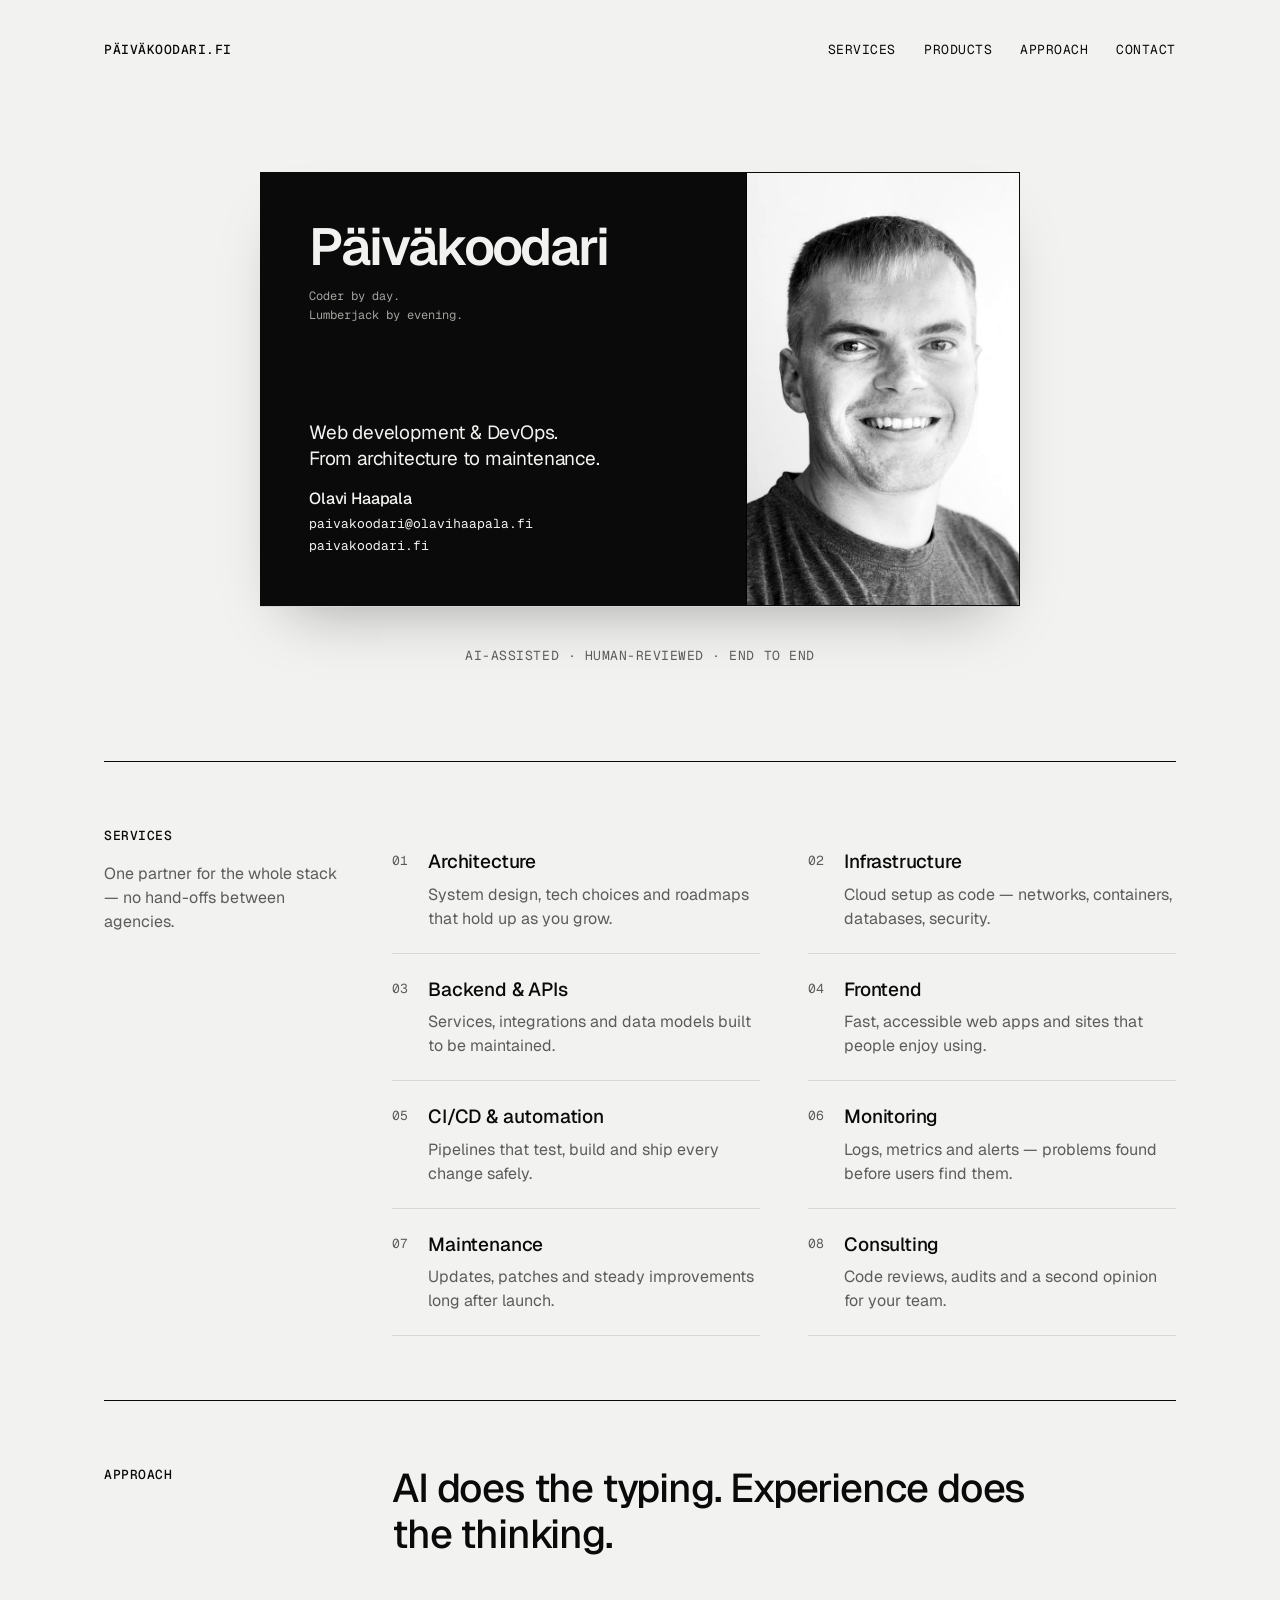
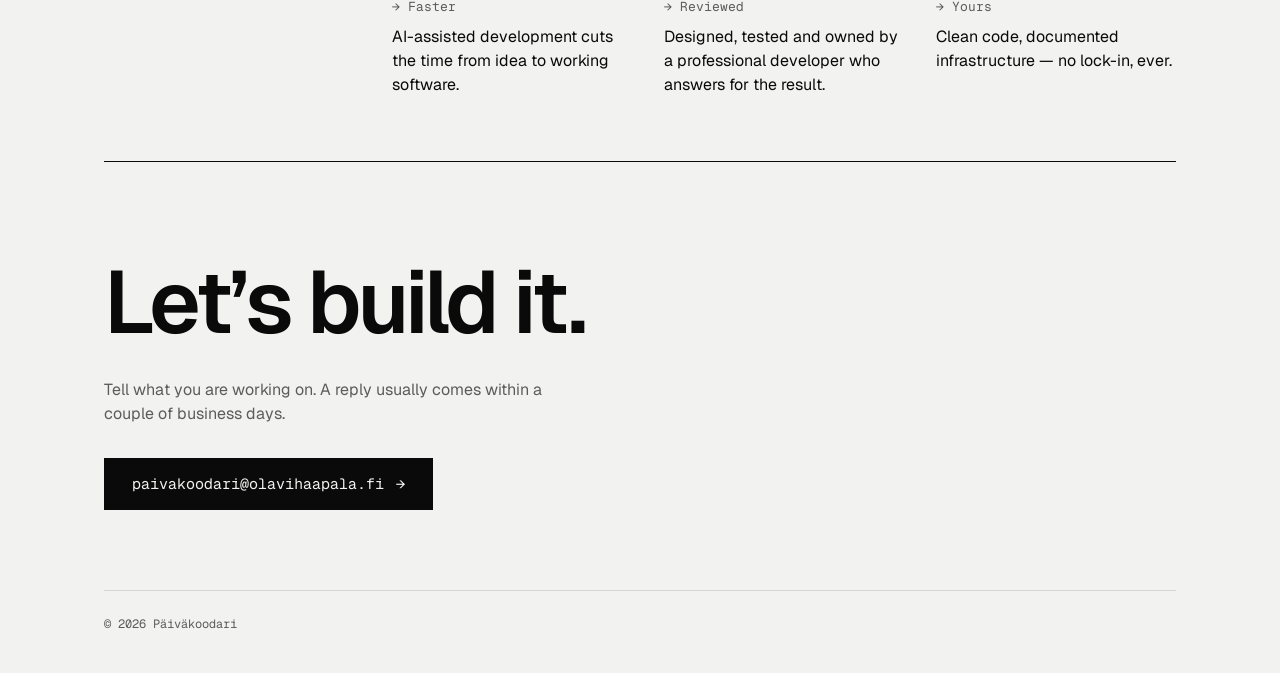
<file: index.html>
<!DOCTYPE html>
<html lang="en">
  <head>
    <meta charset="utf-8" />
    <meta name="viewport" content="width=device-width, initial-scale=1" />
    <title>Päiväkoodari — Web development &amp; DevOps</title>
    <meta
      name="description"
      content="Professional, AI-assisted web development and DevOps. From architecture and infrastructure to frontend, monitoring and maintenance."
    />
    <meta name="color-scheme" content="light dark" />
    <meta name="theme-color" content="#f2f2f0" media="(prefers-color-scheme: light)" />
    <meta name="theme-color" content="#0a0a0a" media="(prefers-color-scheme: dark)" />
    <meta property="og:title" content="Päiväkoodari — Web development &amp; DevOps" />
    <meta
      property="og:description"
      content="AI-assisted, human-reviewed web development and DevOps, end to end."
    />
    <meta property="og:url" content="https://paivakoodari.fi" />
    <meta property="og:type" content="website" />
    <link rel="icon" href="favicon.svg" type="image/svg+xml" />
    <link rel="preconnect" href="https://fonts.googleapis.com" />
    <link rel="preconnect" href="https://fonts.gstatic.com" crossorigin />
    <link
      rel="stylesheet"
      href="https://fonts.googleapis.com/css2?family=Geist:wght@400;500;600&family=Geist+Mono:wght@400;500&display=swap"
    />
    <link rel="stylesheet" href="styles.css" />
  </head>
  <body>
    <div class="container">
      <header class="site-header mono caps">
        <a href="#top" class="brand">päiväkoodari.fi</a>
        <nav aria-label="Main">
          <a href="#services">Services</a>
          <a href="products.html">Products</a>
          <a href="#approach">Approach</a>
          <a href="#contact">Contact</a>
        </nav>
      </header>

      <main>
        <section id="top" class="hero">
          <div class="card">
            <div class="card-body">
              <div class="card-row">
                <h1 class="card-name">Päiväkoodari</h1>
                <p class="card-definition mono">Coder by day.<br />Lumberjack by evening.</p>
              </div>
              <div class="card-row card-row--bottom">
                <p class="card-tagline">
                  Web development &amp; DevOps.<br />From architecture to maintenance.
                </p>
                <p class="card-contact mono">
                  <span class="card-person">Olavi Haapala</span><br />
                  <a href="mailto:paivakoodari@olavihaapala.fi">paivakoodari@olavihaapala.fi</a><br />
                  <a href="https://paivakoodari.fi">paivakoodari.fi</a>
                </p>
              </div>
            </div>
            <img
              class="card-photo"
              src="olavi.jpg"
              alt="Olavi Haapala"
              width="960"
              height="960"
            />
          </div>
          <p class="hero-note mono caps">AI-assisted · Human-reviewed · End to end</p>
        </section>

        <section id="services" class="section">
          <div class="section-head">
            <h2 class="section-title mono caps">Services</h2>
            <p class="muted">One partner for the whole stack — no hand-offs between agencies.</p>
          </div>
          <ol class="services">
            <li>
              <h3>Architecture</h3>
              <p>System design, tech choices and roadmaps that hold up as you grow.</p>
            </li>
            <li>
              <h3>Infrastructure</h3>
              <p>Cloud setup as code — networks, containers, databases, security.</p>
            </li>
            <li>
              <h3>Backend &amp; APIs</h3>
              <p>Services, integrations and data models built to be maintained.</p>
            </li>
            <li>
              <h3>Frontend</h3>
              <p>Fast, accessible web apps and sites that people enjoy using.</p>
            </li>
            <li>
              <h3>CI/CD &amp; automation</h3>
              <p>Pipelines that test, build and ship every change safely.</p>
            </li>
            <li>
              <h3>Monitoring</h3>
              <p>Logs, metrics and alerts — problems found before users find them.</p>
            </li>
            <li>
              <h3>Maintenance</h3>
              <p>Updates, patches and steady improvements long after launch.</p>
            </li>
            <li>
              <h3>Consulting</h3>
              <p>Code reviews, audits and a second opinion for your team.</p>
            </li>
          </ol>
        </section>

        <section id="approach" class="section">
          <div class="section-head">
            <h2 class="section-title mono caps">Approach</h2>
          </div>
          <div class="section-body">
            <p class="statement">AI does the typing. Experience does the thinking.</p>
            <div class="principles">
              <div>
                <h3 class="mono muted">→ Faster</h3>
                <p>AI-assisted development cuts the time from idea to working software.</p>
              </div>
              <div>
                <h3 class="mono muted">→ Reviewed</h3>
                <p>Designed, tested and owned by a professional developer who answers for the result.</p>
              </div>
              <div>
                <h3 class="mono muted">→ Yours</h3>
                <p>Clean code, documented infrastructure — no lock-in, ever.</p>
              </div>
            </div>
          </div>
        </section>

        <section id="contact" class="contact">
          <h2 class="contact-title">Let’s build it.</h2>
          <p class="muted">Tell what you are working on. A reply usually comes within a couple of business days.</p>
          <a class="button mono" href="mailto:paivakoodari@olavihaapala.fi">
            paivakoodari@olavihaapala.fi <span aria-hidden="true">→</span>
          </a>
        </section>
      </main>

      <footer class="site-footer mono muted">
        <span>© <span id="year">2026</span> Päiväkoodari</span>
      </footer>
    </div>
    <script>
      document.getElementById("year").textContent = new Date().getFullYear();
    </script>
  </body>
</html>
</file>
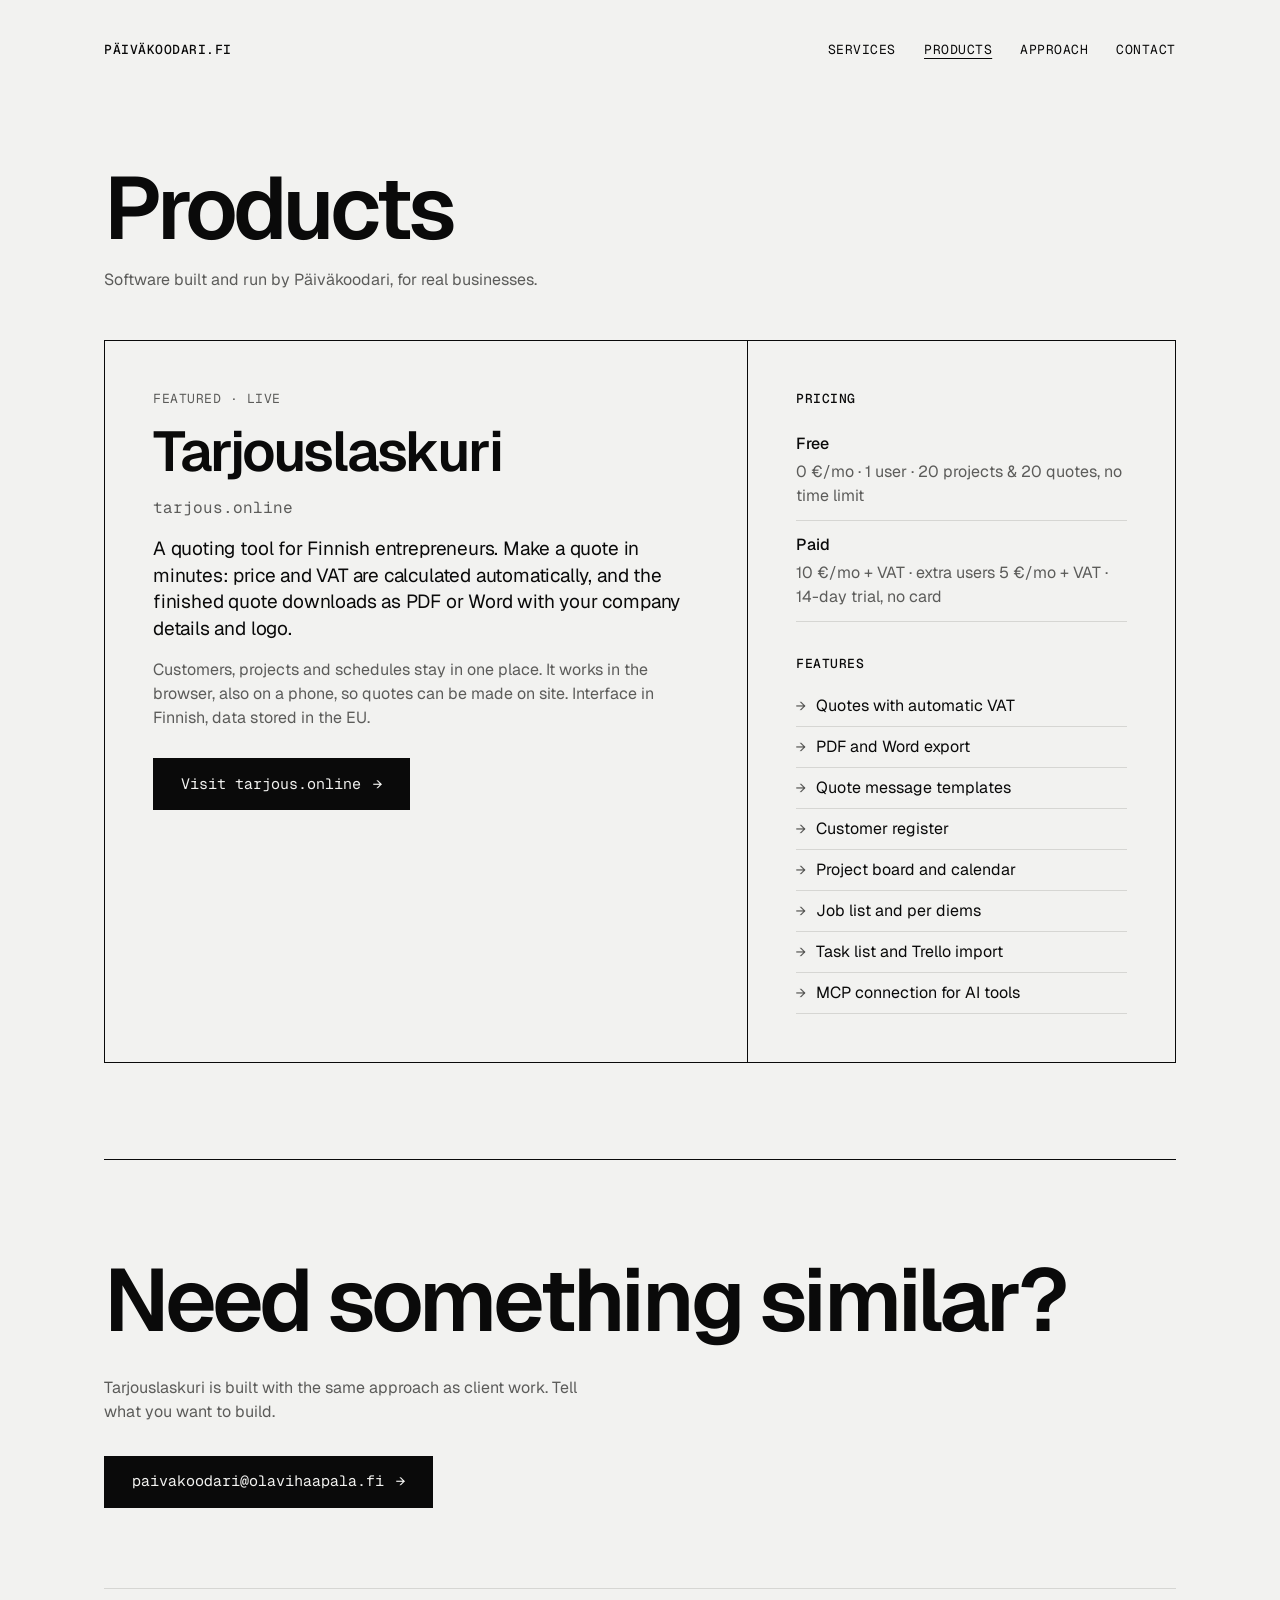
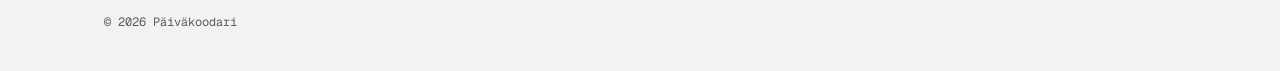
<file: products.html>
<!DOCTYPE html>
<html lang="en">
  <head>
    <meta charset="utf-8" />
    <meta name="viewport" content="width=device-width, initial-scale=1" />
    <title>Products — Päiväkoodari</title>
    <meta
      name="description"
      content="Products built by Päiväkoodari. Featuring Tarjouslaskuri (tarjous.online), a Finnish quoting tool for small businesses."
    />
    <meta name="color-scheme" content="light dark" />
    <meta name="theme-color" content="#f2f2f0" media="(prefers-color-scheme: light)" />
    <meta name="theme-color" content="#0a0a0a" media="(prefers-color-scheme: dark)" />
    <meta property="og:title" content="Products — Päiväkoodari" />
    <meta
      property="og:description"
      content="Tarjouslaskuri: quotes with VAT, PDF and Word export, customers and projects in one place."
    />
    <meta property="og:url" content="https://paivakoodari.fi/products.html" />
    <meta property="og:type" content="website" />
    <link rel="icon" href="favicon.svg" type="image/svg+xml" />
    <link rel="preconnect" href="https://fonts.googleapis.com" />
    <link rel="preconnect" href="https://fonts.gstatic.com" crossorigin />
    <link
      rel="stylesheet"
      href="https://fonts.googleapis.com/css2?family=Geist:wght@400;500;600&family=Geist+Mono:wght@400;500&display=swap"
    />
    <link rel="stylesheet" href="styles.css" />
  </head>
  <body>
    <div class="container">
      <header class="site-header mono caps">
        <a href="index.html" class="brand">päiväkoodari.fi</a>
        <nav aria-label="Main">
          <a href="index.html#services">Services</a>
          <a href="products.html" aria-current="page">Products</a>
          <a href="index.html#approach">Approach</a>
          <a href="index.html#contact">Contact</a>
        </nav>
      </header>

      <main>
        <section class="page-intro">
          <h1 class="page-title">Products</h1>
          <p class="muted">Software built and run by Päiväkoodari, for real businesses.</p>
        </section>

        <section class="featured">
          <div class="featured-main">
            <p class="mono caps featured-label">Featured · Live</p>
            <h2 class="featured-name">Tarjouslaskuri</h2>
            <p class="featured-url mono">tarjous.online</p>
            <p class="featured-lead">
              A quoting tool for Finnish entrepreneurs. Make a quote in minutes: price and VAT are
              calculated automatically, and the finished quote downloads as PDF or Word with your
              company details and logo.
            </p>
            <p class="muted">
              Customers, projects and schedules stay in one place. It works in the browser, also on
              a phone, so quotes can be made on site. Interface in Finnish, data stored in the EU.
            </p>
            <a class="button mono" href="https://tarjous.online" rel="noopener">
              Visit tarjous.online <span aria-hidden="true">→</span>
            </a>
          </div>

          <aside class="featured-side">
            <div>
              <h3 class="mono caps">Pricing</h3>
              <dl class="facts">
                <div>
                  <dt>Free</dt>
                  <dd>0 €/mo · 1 user · 20 projects &amp; 20 quotes, no time limit</dd>
                </div>
                <div>
                  <dt>Paid</dt>
                  <dd>10 €/mo + VAT · extra users 5 €/mo + VAT · 14-day trial, no card</dd>
                </div>
              </dl>
            </div>
            <div>
              <h3 class="mono caps">Features</h3>
              <ul class="feature-list">
                <li>Quotes with automatic VAT</li>
                <li>PDF and Word export</li>
                <li>Quote message templates</li>
                <li>Customer register</li>
                <li>Project board and calendar</li>
                <li>Job list and per diems</li>
                <li>Task list and Trello import</li>
                <li>MCP connection for AI tools</li>
              </ul>
            </div>
          </aside>
        </section>

        <section class="contact">
          <h2 class="contact-title">Need something similar?</h2>
          <p class="muted">
            Tarjouslaskuri is built with the same approach as client work. Tell what you want to
            build.
          </p>
          <a class="button mono" href="mailto:paivakoodari@olavihaapala.fi">
            paivakoodari@olavihaapala.fi <span aria-hidden="true">→</span>
          </a>
        </section>
      </main>

      <footer class="site-footer mono muted">
        <span>© <span id="year">2026</span> Päiväkoodari</span>
      </footer>
    </div>
    <script>
      document.getElementById("year").textContent = new Date().getFullYear();
    </script>
  </body>
</html>
</file>
<file: styles.css>
:root {
  --ink: #0a0a0a;
  --paper: #f2f2f0;
  --muted: #5c5c5a;
  --line: #d6d6d3;
  --card-muted: #a3a3a0;
  --font-sans: "Geist", system-ui, -apple-system, "Segoe UI", sans-serif;
  --font-mono: "Geist Mono", ui-monospace, "SFMono-Regular", Menlo, monospace;
}

@media (prefers-color-scheme: dark) {
  :root {
    --ink: #f2f2f0;
    --paper: #0a0a0a;
    --muted: #a3a3a0;
    --line: #2e2e2c;
    --card-muted: #5c5c5a;
  }
}

*,
*::before,
*::after {
  box-sizing: border-box;
}

html {
  scroll-behavior: smooth;
}

@media (prefers-reduced-motion: reduce) {
  html {
    scroll-behavior: auto;
  }
}

body {
  margin: 0;
  min-height: 100vh;
  background: var(--paper);
  color: var(--ink);
  font-family: var(--font-sans);
  font-size: 16px;
  line-height: 1.5;
  -webkit-font-smoothing: antialiased;
}

a {
  color: inherit;
  text-decoration: none;
}

a:hover {
  text-decoration: underline;
  text-underline-offset: 4px;
}

a:focus-visible {
  outline: 2px solid currentColor;
  outline-offset: 4px;
}

h1,
h2,
h3,
p {
  margin: 0;
}

.mono {
  font-family: var(--font-mono);
}

.caps {
  font-size: 13px;
  letter-spacing: 0.04em;
  text-transform: uppercase;
}

.muted {
  color: var(--muted);
}

.container {
  max-width: 1120px;
  margin: 0 auto;
  padding: 0 24px;
}

/* Header */

.site-header {
  display: flex;
  flex-wrap: wrap;
  justify-content: space-between;
  align-items: center;
  gap: 16px;
  padding: 28px 0;
}

.brand {
  font-weight: 500;
}

.site-header nav {
  display: flex;
  flex-wrap: wrap;
  gap: 28px;
}

.site-header nav a {
  padding: 12px 0;
}

/* Hero: the business card */

.hero {
  padding: 72px 0 96px;
  display: flex;
  flex-direction: column;
  align-items: center;
  gap: 40px;
}

.card {
  width: 100%;
  max-width: 760px;
  aspect-ratio: 1.75 / 1;
  background: var(--ink);
  color: var(--paper);
  border: 1px solid var(--ink);
  display: flex;
  overflow: hidden;
  box-shadow: 0 1px 0 var(--line), 0 30px 60px -30px rgba(0, 0, 0, 0.35);
}

.card-body {
  flex: 1;
  min-width: 0;
  padding: clamp(20px, 5vw, 48px);
  display: flex;
  flex-direction: column;
  justify-content: space-between;
}

.card-photo {
  flex: none;
  width: 36%;
  height: 100%;
  object-fit: cover;
  object-position: 50% 30%;
  filter: grayscale(1) contrast(1.1);
  border-left: 1px solid var(--ink);
}

.card-row {
  display: flex;
  flex-direction: column;
  gap: 14px;
}

.card-name {
  font-size: clamp(30px, 5.2vw, 52px);
  font-weight: 600;
  letter-spacing: -0.035em;
  line-height: 1;
}

.card-definition {
  font-size: clamp(10px, 1.4vw, 12px);
  line-height: 1.6;
  color: var(--card-muted);
}

.card-tagline {
  max-width: 340px;
  font-size: clamp(14px, 2vw, 19px);
  line-height: 1.35;
  letter-spacing: -0.01em;
}

.card-contact {
  font-size: clamp(11px, 1.5vw, 13px);
  line-height: 1.7;
}

.card-person {
  font-family: var(--font-sans);
  font-size: clamp(14px, 1.8vw, 16px);
  font-weight: 500;
  letter-spacing: -0.01em;
}

@media (max-width: 560px) {
  .card {
    aspect-ratio: auto;
    flex-direction: column-reverse;
  }

  .card-body {
    gap: 32px;
  }

  .card-photo {
    width: 100%;
    height: auto;
    aspect-ratio: 5 / 4;
    object-position: 50% 0%;
    border-left: 0;
    border-bottom: 1px solid var(--ink);
  }
}

.hero-note {
  color: var(--muted);
  text-align: center;
}

/* Sections */

.section {
  border-top: 1px solid var(--ink);
  padding: 64px 0;
  display: flex;
  flex-wrap: wrap;
  gap: 48px;
}

.section-head {
  flex: 1 1 240px;
}

.section-head p {
  margin-top: 16px;
  max-width: 260px;
}

.section-title {
  font-weight: 500;
}

.section-body,
.services {
  flex: 999 1 560px;
  min-width: 0;
}

/* Services */

.services {
  list-style: none;
  margin: 0;
  padding: 0;
  counter-reset: service;
  display: grid;
  grid-template-columns: repeat(auto-fit, minmax(260px, 1fr));
  column-gap: 48px;
}

.services li {
  counter-increment: service;
  display: grid;
  grid-template-columns: auto 1fr;
  column-gap: 20px;
  padding: 22px 0;
  border-bottom: 1px solid var(--line);
}

.services li::before {
  content: counter(service, decimal-leading-zero);
  grid-row: span 2;
  font-family: var(--font-mono);
  font-size: 13px;
  color: var(--muted);
  padding-top: 3px;
}

.services h3 {
  font-size: 19px;
  font-weight: 500;
  letter-spacing: -0.01em;
}

.services p {
  margin-top: 6px;
  color: var(--muted);
}

/* Products */

.site-header nav a[aria-current="page"] {
  text-decoration: underline;
  text-underline-offset: 4px;
}

.page-intro {
  padding: 64px 0 48px;
  display: flex;
  flex-direction: column;
  gap: 16px;
}

.page-title {
  font-size: clamp(40px, 7vw, 88px);
  line-height: 1;
  letter-spacing: -0.045em;
  font-weight: 600;
}

.featured {
  border: 1px solid var(--ink);
  margin-bottom: 96px;
  display: flex;
  flex-wrap: wrap;
}

.featured-main {
  flex: 3 1 420px;
  padding: clamp(24px, 4vw, 48px);
  display: flex;
  flex-direction: column;
  align-items: flex-start;
  gap: 16px;
}

.featured-side {
  flex: 2 1 280px;
  padding: clamp(24px, 4vw, 48px);
  border-left: 1px solid var(--ink);
  display: flex;
  flex-direction: column;
  gap: 32px;
}

.featured-label {
  color: var(--muted);
}

.featured-name {
  font-size: clamp(34px, 5vw, 56px);
  font-weight: 600;
  letter-spacing: -0.035em;
  line-height: 1;
}

.featured-url {
  color: var(--muted);
}

.featured-lead {
  font-size: 19px;
  line-height: 1.4;
  letter-spacing: -0.01em;
}

.featured-main .button {
  margin-top: 12px;
}

.featured-side h3 {
  font-weight: 500;
  margin-bottom: 12px;
}

.facts {
  margin: 0;
}

.facts div {
  padding: 12px 0;
  border-bottom: 1px solid var(--line);
}

.facts dt {
  font-weight: 500;
}

.facts dd {
  margin: 4px 0 0;
  color: var(--muted);
}

.feature-list {
  list-style: none;
  margin: 0;
  padding: 0;
}

.feature-list li {
  padding: 8px 0;
  border-bottom: 1px solid var(--line);
}

.feature-list li::before {
  content: "→ ";
  font-family: var(--font-mono);
  color: var(--muted);
}

@media (max-width: 720px) {
  .featured-side {
    border-left: 0;
    border-top: 1px solid var(--ink);
  }
}

/* Approach */

.statement {
  max-width: 680px;
  font-size: clamp(26px, 3.4vw, 40px);
  line-height: 1.15;
  letter-spacing: -0.03em;
  font-weight: 500;
}

.principles {
  margin-top: 40px;
  display: grid;
  grid-template-columns: repeat(auto-fit, minmax(200px, 1fr));
  gap: 32px;
}

.principles h3 {
  font-size: 13px;
  font-weight: 400;
}

.principles p {
  margin-top: 8px;
}

/* Contact */

.contact {
  border-top: 1px solid var(--ink);
  padding: 96px 0 80px;
  display: flex;
  flex-direction: column;
  align-items: flex-start;
  gap: 32px;
}

.contact-title {
  font-size: clamp(40px, 7vw, 88px);
  line-height: 1;
  letter-spacing: -0.045em;
  font-weight: 600;
}

.contact p {
  max-width: 480px;
}

.button {
  display: inline-flex;
  align-items: center;
  gap: 12px;
  min-height: 52px;
  padding: 0 28px;
  background: var(--ink);
  color: var(--paper);
  font-size: 15px;
}

.button:hover {
  text-decoration: none;
  opacity: 0.85;
}

/* Footer */

.site-footer {
  border-top: 1px solid var(--line);
  padding: 24px 0 40px;
  display: flex;
  flex-wrap: wrap;
  justify-content: space-between;
  gap: 12px;
  font-size: 12px;
}
</file>
